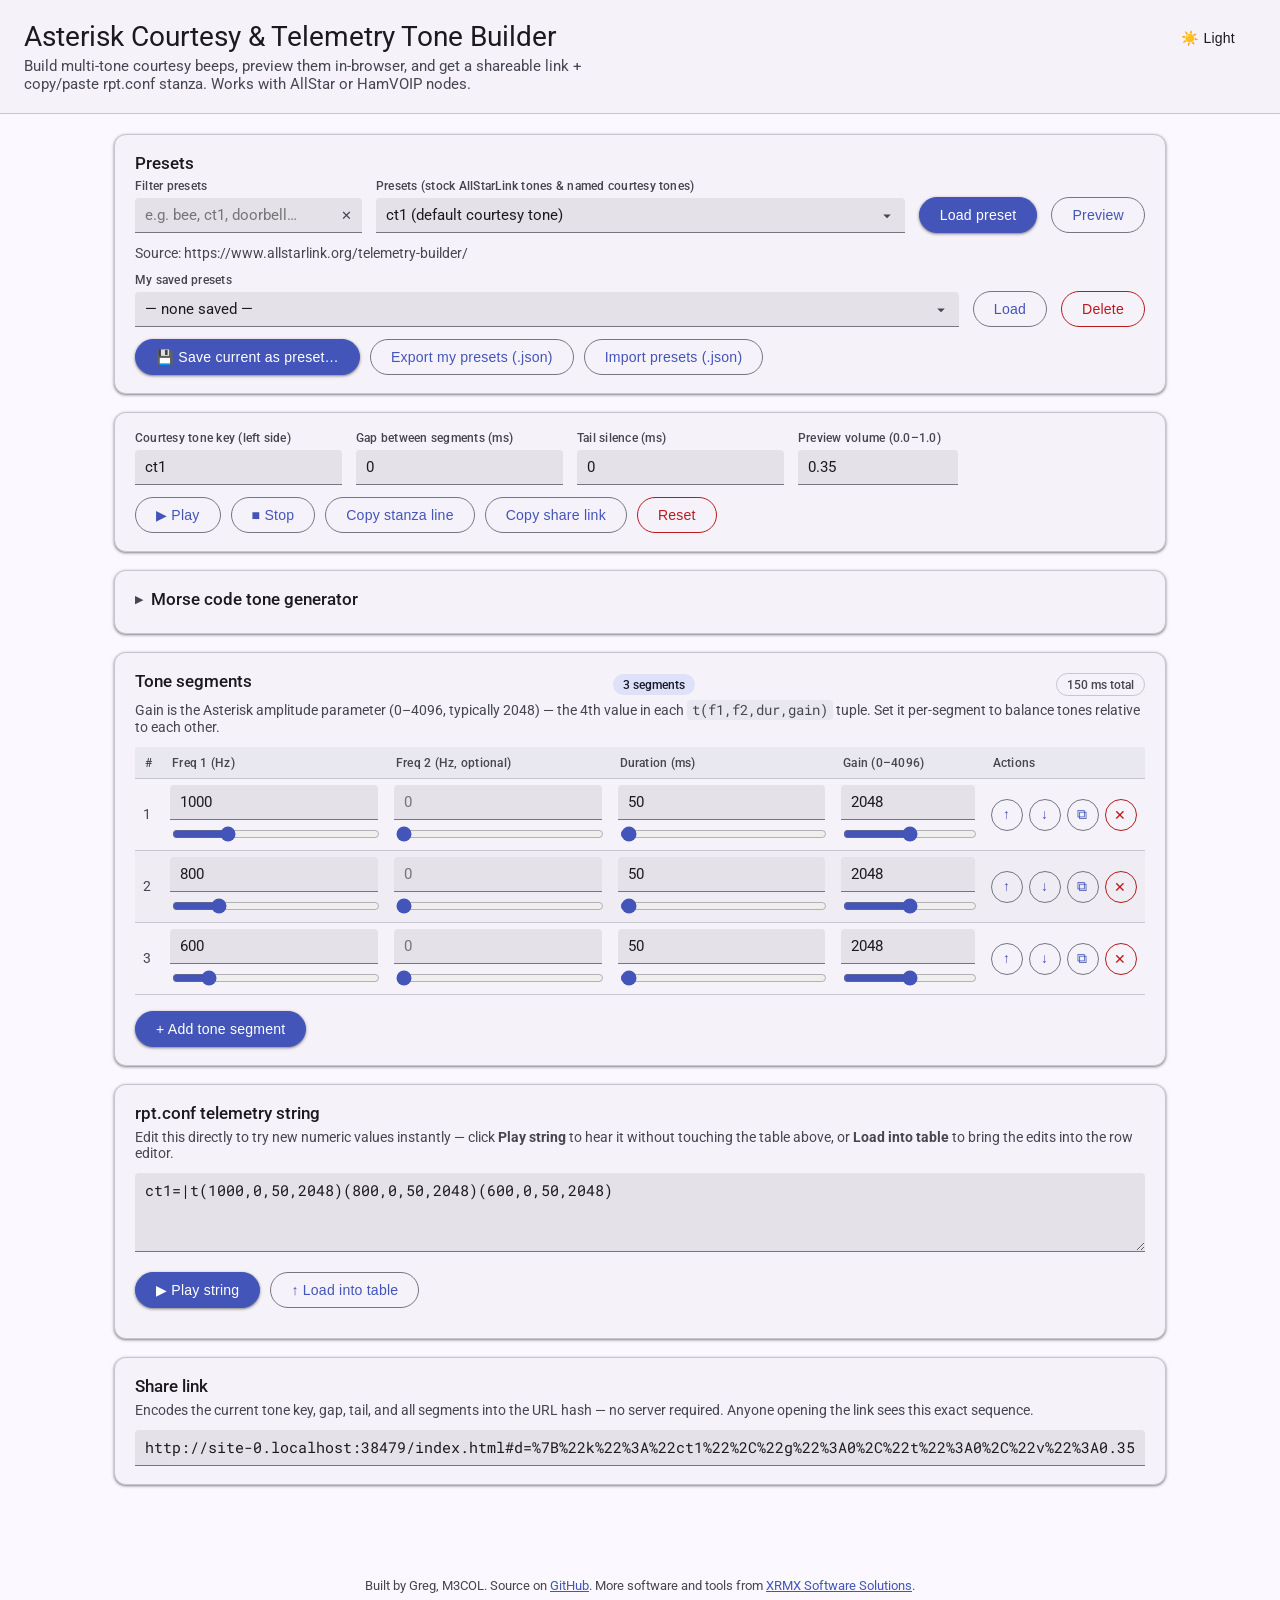
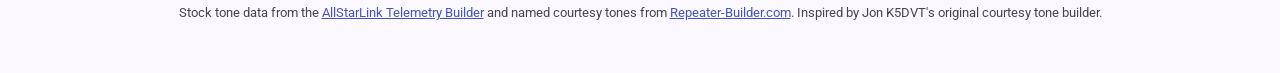
<file: index.html>
<!DOCTYPE html>
<html lang="en">
<head>
<meta charset="UTF-8">
<meta name="viewport" content="width=device-width, initial-scale=1.0">
<title>Asterisk Courtesy &amp; Telemetry Tone Builder | AllStar &amp; HamVOIP</title>
<meta name="description" content="Build multi-tone courtesy beeps and telemetry tones for AllStar and HamVOIP repeater nodes. Preview them in your browser, then copy a ready-to-paste rpt.conf stanza or share a link.">
<link rel="canonical" href="https://asterisk-tones.xrmx.com/">
<meta name="author" content="XRMX Software Solutions">
<meta property="og:type" content="website">
<meta property="og:site_name" content="XRMX">
<meta property="og:title" content="Asterisk Courtesy &amp; Telemetry Tone Builder">
<meta property="og:description" content="Build and preview courtesy beeps and telemetry tones for AllStar and HamVOIP nodes, then copy a ready-to-paste rpt.conf stanza.">
<meta property="og:url" content="https://asterisk-tones.xrmx.com/">
<meta name="twitter:card" content="summary">
<script type="application/ld+json">
{
  "@context": "https://schema.org",
  "@type": "WebApplication",
  "@id": "https://asterisk-tones.xrmx.com/#app",
  "name": "Asterisk Tone Builder",
  "alternateName": "Asterisk Courtesy & Telemetry Tone Builder",
  "url": "https://asterisk-tones.xrmx.com/",
  "description": "Build multi-tone courtesy beeps and telemetry tones for AllStar and HamVOIP repeater nodes. Preview them in the browser, then copy a ready-to-paste rpt.conf stanza or share a link, with no need to restart Asterisk just to hear a tone.",
  "applicationCategory": "UtilitiesApplication",
  "operatingSystem": "Any (web browser)",
  "browserRequirements": "Requires JavaScript and the Web Audio API",
  "isAccessibleForFree": true,
  "offers": { "@type": "Offer", "price": "0", "priceCurrency": "GBP" },
  "featureList": ["Stock AllStarLink and classic courtesy-tone presets", "Morse CW ID tone generator", "Shareable links"],
  "isBasedOn": { "@type": "SoftwareSourceCode", "codeRepository": "https://github.com/swooningfish/asterisk-tone-builder", "programmingLanguage": "JavaScript" },
  "author": { "@type": "Organization", "@id": "https://www.xrmx.com/#organisation", "name": "XRMX Software Solutions", "url": "https://www.xrmx.com/" },
  "subjectOf": { "@type": "WebPage", "url": "https://www.xrmx.com/tools", "name": "Software & Tools | XRMX" }
}
</script>
<link rel="preconnect" href="https://fonts.googleapis.com">
<link rel="preconnect" href="https://fonts.gstatic.com" crossorigin>
<link href="https://fonts.googleapis.com/css2?family=Roboto:wght@400;500;700&amp;family=Roboto+Mono:wght@400;500&amp;display=swap" rel="stylesheet">
<link rel="stylesheet" href="style.css">
</head>
<body>
<header class="app-header">
  <div>
    <h1>Asterisk Courtesy &amp; Telemetry Tone Builder</h1>
    <p class="subtitle">Build multi-tone courtesy beeps, preview them in-browser, and get a shareable link + copy/paste rpt.conf stanza. Works with AllStar or HamVOIP nodes.</p>
  </div>
  <button id="theme-toggle" class="btn btn-ghost" type="button" title="Toggle light/dark theme">
    <span id="theme-icon">🌙</span> <span id="theme-label">Dark</span>
  </button>
</header>

<main>

  <section class="card">
    <h2>Presets</h2>
    <div class="preset-row">
      <div class="field">
        <label for="preset-filter">Filter presets</label>
        <div class="input-with-clear">
          <input id="preset-filter" type="text" placeholder="e.g. bee, ct1, doorbell…" spellcheck="false">
          <button id="preset-filter-clear" class="input-clear-btn" type="button" title="Clear filter" aria-label="Clear filter">✕</button>
        </div>
      </div>
      <div class="field grow">
        <label for="preset-select">Presets (stock AllStarLink tones &amp; named courtesy tones)</label>
        <div class="select-wrapper">
          <select id="preset-select"></select>
          <svg class="select-arrow" viewBox="0 0 24 24" aria-hidden="true"><path d="M7 10l5 5 5-5z"/></svg>
        </div>
      </div>
      <button id="load-preset" class="btn btn-primary" type="button">Load preset</button>
      <button id="preview-preset" class="btn" type="button">Preview</button>
    </div>
    <p class="hint" id="preset-source-hint"></p>

    <div class="preset-row">
      <div class="field grow">
        <label for="custom-preset-select">My saved presets</label>
        <div class="select-wrapper">
          <select id="custom-preset-select">
            <option value="">— none saved —</option>
          </select>
          <svg class="select-arrow" viewBox="0 0 24 24" aria-hidden="true"><path d="M7 10l5 5 5-5z"/></svg>
        </div>
      </div>
      <button id="load-custom-preset" class="btn" type="button">Load</button>
      <button id="delete-custom-preset" class="btn btn-danger" type="button">Delete</button>
    </div>
    <div class="button-row">
      <button id="save-custom-preset" class="btn btn-primary" type="button">💾 Save current as preset…</button>
      <button id="export-presets" class="btn" type="button">Export my presets (.json)</button>
      <button id="import-presets" class="btn" type="button">Import presets (.json)</button>
      <input id="import-file-input" type="file" accept="application/json" hidden>
    </div>
  </section>

  <section class="card">
    <div class="controls-row">
      <div class="field">
        <label for="tone-key">Courtesy tone key (left side)</label>
        <input id="tone-key" type="text" value="ct1" spellcheck="false">
      </div>
      <div class="field">
        <label for="gap-ms">Gap between segments (ms)</label>
        <input id="gap-ms" type="number" min="0" step="10" value="0">
      </div>
      <div class="field">
        <label for="tail-ms">Tail silence (ms)</label>
        <input id="tail-ms" type="number" min="0" step="10" value="0">
      </div>
      <div class="field">
        <label for="preview-volume">Preview volume (0.0–1.0)</label>
        <input id="preview-volume" type="number" min="0" max="1" step="0.05" value="0.35">
      </div>
    </div>
    <div class="button-row">
      <button id="play-btn" class="btn" type="button">▶ Play</button>
      <button id="stop-btn" class="btn" type="button">■ Stop</button>
      <button id="copy-stanza" class="btn" type="button">Copy stanza line</button>
      <button id="copy-share" class="btn" type="button">Copy share link</button>
      <button id="reset-btn" class="btn btn-danger" type="button">Reset</button>
    </div>
  </section>

  <section class="card">
    <details class="collapsible">
      <summary><h2>Morse code tone generator</h2></summary>
      <p class="hint">Type a message (e.g. a CW station ID) to generate standard Morse-code timed tone tuples. Speed follows the classic PARIS word-per-minute standard.</p>
      <div class="controls-row">
        <div class="field grow">
          <label for="morse-text">Message</label>
          <input id="morse-text" type="text" value="CQ CQ DE N0CALL" spellcheck="false">
        </div>
        <div class="field">
          <label for="morse-key">Stanza key</label>
          <input id="morse-key" type="text" value="cwid" spellcheck="false">
        </div>
      </div>
      <div class="controls-row">
        <div class="field">
          <label for="morse-wpm">Speed (WPM)</label>
          <div class="numeric-cell">
            <input id="morse-wpm" type="number" min="5" max="40" step="1" value="20">
            <input id="morse-wpm-range" type="range" min="5" max="40" step="1" value="20">
          </div>
        </div>
        <div class="field">
          <label for="morse-freq">Tone frequency (Hz)</label>
          <div class="numeric-cell">
            <input id="morse-freq" type="number" min="0" max="4000" step="1" value="700">
            <input id="morse-freq-range" type="range" min="0" max="4000" step="1" value="700">
          </div>
        </div>
        <div class="field">
          <label for="morse-gain">Gain (0–4096)</label>
          <div class="numeric-cell">
            <input id="morse-gain" type="number" min="0" max="4096" step="1" value="2048">
            <input id="morse-gain-range" type="range" min="0" max="4096" step="1" value="2048">
          </div>
        </div>
      </div>
      <p class="hint">Morse: <code id="morse-preview">&nbsp;</code></p>
      <p class="hint" id="morse-warning"></p>
      <div class="button-row">
        <button id="morse-play" class="btn btn-primary" type="button">▶ Play Morse</button>
        <button id="morse-stop" class="btn" type="button">■ Stop</button>
        <button id="morse-copy" class="btn" type="button">Copy stanza line</button>
        <button id="morse-append" class="btn" type="button">↓ Append to tone segments</button>
        <button id="morse-replace" class="btn btn-danger" type="button">↓ Replace tone segments</button>
      </div>
      <textarea id="morse-stanza" spellcheck="false" rows="2" readonly></textarea>
    </details>
  </section>

  <section class="card">
    <div class="section-heading">
      <h2>Tone segments</h2>
      <span class="badge" id="segment-count">0 segments</span>
      <span class="badge badge-muted" id="total-duration">0 ms total</span>
    </div>
    <p class="hint">Gain is the Asterisk amplitude parameter (0–4096, typically 2048) — the 4th value in each <code>t(f1,f2,dur,gain)</code> tuple. Set it per-segment to balance tones relative to each other.</p>
    <div class="table-scroll">
      <table id="segments-table">
        <thead>
          <tr>
            <th>#</th>
            <th>Freq 1 (Hz)</th>
            <th>Freq 2 (Hz, optional)</th>
            <th>Duration (ms)</th>
            <th>Gain (0–4096)</th>
            <th>Actions</th>
          </tr>
        </thead>
        <tbody id="segments-body"></tbody>
      </table>
    </div>
    <div class="button-row">
      <button id="add-segment" class="btn btn-primary" type="button">+ Add tone segment</button>
    </div>
  </section>

  <section class="card">
    <h2>rpt.conf telemetry string</h2>
    <p class="hint">Edit this directly to try new numeric values instantly — click <strong>Play string</strong> to hear it without touching the table above, or <strong>Load into table</strong> to bring the edits into the row editor.</p>
    <textarea id="stanza-string" spellcheck="false" rows="3"></textarea>
    <div class="button-row">
      <button id="play-string" class="btn btn-primary" type="button">▶ Play string</button>
      <button id="load-string" class="btn" type="button">↑ Load into table</button>
    </div>
    <p class="hint" id="parse-error"></p>
  </section>

  <section class="card">
    <h2>Share link</h2>
    <p class="hint">Encodes the current tone key, gap, tail, and all segments into the URL hash — no server required. Anyone opening the link sees this exact sequence.</p>
    <input id="share-link" type="text" readonly spellcheck="false">
  </section>

</main>

<footer>
  <p>
    Built by Greg, M3COL. Source on
    <a href="https://github.com/swooningfish/asterisk-tone-builder" target="_blank" rel="noopener">GitHub</a>.
    More software and tools from <a href="https://www.xrmx.com/tools">XRMX Software Solutions</a>.
  </p>
  <p>
    Stock tone data from the
    <a href="https://www.allstarlink.org/telemetry-builder/" target="_blank" rel="noopener">AllStarLink Telemetry Builder</a>
    and named courtesy tones from
    <a href="https://www.repeater-builder.com/tech-info/courtesy-tones.html" target="_blank" rel="noopener">Repeater-Builder.com</a>.
    Inspired by Jon K5DVT's original courtesy tone builder.
  </p>
</footer>

<template id="segment-row-template">
  <tr>
    <td class="row-index"></td>
    <td>
      <div class="numeric-cell">
        <input type="number" class="f1-input" step="1" min="0">
        <input type="range" class="f1-range" step="1" min="0" max="4000">
      </div>
    </td>
    <td>
      <div class="numeric-cell">
        <input type="number" class="f2-input" step="1" min="0" placeholder="0">
        <input type="range" class="f2-range" step="1" min="0" max="4000">
      </div>
    </td>
    <td>
      <div class="numeric-cell">
        <input type="number" class="dur-input" step="1" min="0">
        <input type="range" class="dur-range" step="1" min="0" max="5000">
      </div>
    </td>
    <td>
      <div class="numeric-cell">
        <input type="number" class="gain-input" step="1" min="0" max="4096">
        <input type="range" class="gain-range" step="1" min="0" max="4096">
      </div>
    </td>
    <td class="row-actions">
      <div class="row-actions-inner">
        <button class="btn btn-icon move-up" type="button" title="Move up">↑</button>
        <button class="btn btn-icon move-down" type="button" title="Move down">↓</button>
        <button class="btn btn-icon duplicate-row" type="button" title="Duplicate">⧉</button>
        <button class="btn btn-icon btn-danger delete-row" type="button" title="Delete">✕</button>
      </div>
    </td>
  </tr>
</template>

<script src="presets.js"></script>
<script src="morse.js"></script>
<script src="app.js"></script>
</body>
</html>
</file>
<file: style.css>
/* ==========================================================================
   Material Design 3 (M3) theme tokens — https://m3.material.io/
   Light scheme is the :root default; html[data-theme="dark"] overrides it.
   Role names follow the M3 color system (primary/secondary/tertiary,
   surface containers, outline, etc.) mapped onto this app's existing
   semantic variable names.
   ========================================================================== */

:root {
  /* M3 color roles — light scheme (indigo/blue seed) */
  --md-primary: #4355b9;
  --md-primary-rgb: 67, 85, 185;
  --md-on-primary: #ffffff;
  --md-primary-container: #dee0ff;
  --md-on-primary-container: #000a5e;

  --md-secondary-container: #dfe1f9;
  --md-on-secondary-container: #181a2c;

  --md-error: #ba1a1a;
  --md-error-rgb: 186, 26, 26;
  --md-on-error: #ffffff;

  --md-surface: #fbf8ff;
  --md-on-surface: #1b1b1f;
  --md-on-surface-rgb: 27, 27, 31;
  --md-on-surface-variant: #46464f;
  --md-outline: #767680;
  --md-outline-variant: #c7c5d0;

  --md-surface-container-lowest: #ffffff;
  --md-surface-container-low: #f5f2fa;
  --md-surface-container: #efecf4;
  --md-surface-container-high: #e9e7ef;
  --md-surface-container-highest: #e4e1e9;

  /* Semantic aliases used throughout this stylesheet */
  --bg: var(--md-surface);
  --bg-elevated: var(--md-surface-container-low);
  --text: var(--md-on-surface);
  --text-muted: var(--md-on-surface-variant);
  --border: var(--md-outline-variant);
  --accent: var(--md-primary);
  --accent-rgb: var(--md-primary-rgb);
  --accent-hover: #35449e;
  --accent-text: var(--md-on-primary);
  --danger: var(--md-error);
  --danger-rgb: var(--md-error-rgb);
  --danger-hover: #93000a;
  --input-bg: var(--md-surface-container-highest);
  --input-border: var(--md-outline);
  --table-head-bg: var(--md-surface-container-high);
  --table-row-alt: var(--md-surface-container);
  --badge-bg: var(--md-secondary-container);
  --badge-text: var(--md-on-secondary-container);
  --link: var(--md-primary);
  --code-bg: var(--md-surface-container-high);
  --state-on-rgb: var(--md-on-surface-rgb);
  --shadow: 0px 1px 2px rgba(0, 0, 0, 0.3), 0px 1px 3px 1px rgba(0, 0, 0, 0.15);

  /* Shape scale */
  --shape-xs: 4px;
  --shape-sm: 8px;
  --shape-md: 12px;
  --shape-lg: 16px;
  --shape-full: 999px;
}

html[data-theme="dark"] {
  --md-primary: #bac3ff;
  --md-primary-rgb: 186, 195, 255;
  --md-on-primary: #0c1785;
  --md-primary-container: #29339c;
  --md-on-primary-container: #dee0ff;

  --md-secondary-container: #434659;
  --md-on-secondary-container: #dfe1f9;

  --md-error: #ffb4ab;
  --md-error-rgb: 255, 180, 171;
  --md-on-error: #690005;

  --md-surface: #131318;
  --md-on-surface: #e4e1e9;
  --md-on-surface-rgb: 228, 225, 233;
  --md-on-surface-variant: #c7c5d0;
  --md-outline: #90909a;
  --md-outline-variant: #46464f;

  --md-surface-container-lowest: #0e0e13;
  --md-surface-container-low: #1b1b21;
  --md-surface-container: #1f1f25;
  --md-surface-container-high: #29292f;
  --md-surface-container-highest: #34343a;

  --accent-hover: #dbe0ff;
  --danger-hover: #ffdad6;
  --shadow: 0px 1px 2px rgba(0, 0, 0, 0.6), 0px 1px 3px 1px rgba(0, 0, 0, 0.4);
}

* { box-sizing: border-box; }

body {
  margin: 0;
  font-family: 'Roboto', -apple-system, BlinkMacSystemFont, "Segoe UI", Helvetica, Arial, sans-serif;
  background: var(--bg);
  color: var(--text);
  transition: background 0.15s ease, color 0.15s ease;
}

.app-header {
  display: flex;
  justify-content: space-between;
  align-items: flex-start;
  gap: 16px;
  padding: 20px 24px;
  border-bottom: 1px solid var(--border);
  background: var(--bg-elevated);
}

.app-header h1 {
  margin: 0 0 4px 0;
  font-size: 1.75rem;
  font-weight: 400;
  letter-spacing: 0;
}

.subtitle {
  margin: 0;
  color: var(--text-muted);
  font-size: 0.92rem;
  max-width: 70ch;
}

main {
  max-width: 1100px;
  margin: 0 auto;
  padding: 20px 24px 60px;
  display: flex;
  flex-direction: column;
  gap: 18px;
}

.card {
  background: var(--bg-elevated);
  border: 1px solid var(--border);
  border-radius: var(--shape-md);
  padding: 18px 20px;
  box-shadow: var(--shadow);
}

.card h2 {
  margin: 0 0 6px 0;
  font-size: 1.05rem;
  font-weight: 500;
}

.section-heading {
  display: flex;
  align-items: center;
  justify-content: space-between;
  gap: 12px;
}

details.collapsible summary {
  cursor: pointer;
  display: flex;
  align-items: center;
  gap: 8px;
  list-style: none;
  border-radius: var(--shape-sm);
  margin: -6px -8px 0;
  padding: 6px 8px;
}

details.collapsible summary:hover {
  background: rgba(var(--state-on-rgb), 0.06);
}

details.collapsible summary::-webkit-details-marker {
  display: none;
}

details.collapsible summary::before {
  content: '▶';
  font-size: 0.7em;
  color: var(--text-muted);
  transition: transform 0.15s ease;
  flex-shrink: 0;
}

details.collapsible[open] summary::before {
  transform: rotate(90deg);
}

details.collapsible summary h2 {
  margin: 0;
}

details.collapsible[open] summary {
  margin-bottom: 6px;
}

.hint {
  color: var(--text-muted);
  font-size: 0.85rem;
  margin: 4px 0 12px 0;
}

.hint code {
  background: var(--code-bg);
  padding: 1px 5px;
  border-radius: var(--shape-xs);
  font-family: 'Roboto Mono', "SFMono-Regular", Consolas, monospace;
}

.controls-row, .preset-row {
  display: flex;
  flex-wrap: wrap;
  gap: 14px;
  align-items: flex-end;
  margin-bottom: 12px;
}

.field {
  display: flex;
  flex-direction: column;
  gap: 5px;
  min-width: 160px;
}

.field.grow {
  flex: 1 1 320px;
}

label {
  font-size: 0.75rem;
  font-weight: 500;
  letter-spacing: 0.02em;
  color: var(--text-muted);
}

/* M3 filled text field: tonal fill, square-ish top corners, bottom indicator line */
input[type="text"],
input[type="number"],
select,
textarea {
  background: var(--input-bg);
  border: none;
  border-bottom: 1px solid var(--input-border);
  color: var(--text);
  border-radius: var(--shape-xs) var(--shape-xs) 0 0;
  padding: 8px 10px;
  font-size: 0.92rem;
  font-family: inherit;
  width: 100%;
  outline: 2px solid transparent;
  outline-offset: 0;
  transition: border-color 0.12s ease, outline-color 0.12s ease, background 0.12s ease;
}

textarea {
  font-family: 'Roboto Mono', "SFMono-Regular", Consolas, "Liberation Mono", Menlo, monospace;
  resize: vertical;
  line-height: 1.4;
}

/* Custom dropdown arrow: a separate overlay element (not a background-image on
   the <select> itself), positioned to align with .input-clear-btn's ✕ above it.
   Using a sibling element instead of background-image avoids a Firefox bug
   where a select's own background-image leaks into its native popup list,
   tiling the icon across every option row. */
select {
  appearance: none;
  -webkit-appearance: none;
  -moz-appearance: none;
  padding-right: 34px;
}

.select-wrapper {
  position: relative;
}

.select-arrow {
  position: absolute;
  right: 9px;
  top: 50%;
  transform: translateY(-50%);
  width: 18px;
  height: 18px;
  fill: var(--text-muted);
  pointer-events: none;
}

input:hover, select:hover, textarea:hover {
  background: var(--md-surface-container-high);
}

input:focus, select:focus, textarea:focus {
  outline-color: var(--accent);
  border-bottom: 2px solid var(--accent);
  padding-bottom: 7px;
}

.input-with-clear {
  position: relative;
}

.input-with-clear input {
  padding-right: 30px;
}

.input-clear-btn {
  position: absolute;
  right: 4px;
  top: 50%;
  transform: translateY(-50%);
  background: transparent;
  border: none;
  color: var(--text-muted);
  cursor: pointer;
  font-size: 0.8rem;
  line-height: 1;
  padding: 5px 6px;
  border-radius: var(--shape-full);
}

.input-clear-btn:hover {
  color: var(--danger);
  background: rgba(var(--danger-rgb), 0.12);
}

.button-row {
  display: flex;
  flex-wrap: wrap;
  gap: 10px;
}

/* M3 buttons: outlined by default, pill (fully-rounded) shape */
.btn {
  background: transparent;
  border: 1px solid var(--input-border);
  color: var(--accent);
  padding: 9px 20px;
  border-radius: var(--shape-full);
  font-size: 0.88rem;
  font-weight: 500;
  letter-spacing: 0.015em;
  cursor: pointer;
  transition: background 0.12s ease, border-color 0.12s ease, transform 0.05s ease;
}

.btn:hover {
  background: rgba(var(--accent-rgb), 0.08);
  border-color: var(--accent);
}

.btn:active {
  transform: translateY(1px);
}

/* M3 filled button */
.btn-primary {
  background: var(--accent);
  border-color: var(--accent);
  color: var(--accent-text);
  font-weight: 500;
  box-shadow: var(--shadow);
}

.btn-primary:hover {
  background: var(--accent-hover);
  border-color: var(--accent-hover);
  box-shadow: none;
}

/* M3 outlined button in the error role */
.btn-danger {
  background: transparent;
  border-color: var(--danger);
  color: var(--danger);
}

.btn-danger:hover {
  background: var(--danger);
  color: var(--md-on-error);
  border-color: var(--danger);
}

/* M3 text button */
.btn-ghost {
  background: transparent;
  border-color: transparent;
  color: var(--text);
}

.btn-ghost:hover {
  background: rgba(var(--state-on-rgb), 0.08);
  border-color: transparent;
}

/* M3 icon button: compact circular target */
.btn-icon {
  padding: 0;
  width: 32px;
  height: 32px;
  display: inline-flex;
  align-items: center;
  justify-content: center;
  font-size: 0.85rem;
  border-radius: var(--shape-full);
}

.badge {
  background: var(--badge-bg);
  color: var(--badge-text);
  font-size: 0.78rem;
  padding: 3px 10px;
  border-radius: var(--shape-full);
  font-weight: 500;
  white-space: nowrap;
}

.badge-muted {
  background: transparent;
  border: 1px solid var(--border);
  color: var(--text-muted);
}

.section-heading {
  flex-wrap: wrap;
  row-gap: 8px;
}

.table-scroll {
  overflow-x: auto;
}

.table-scroll + .button-row,
textarea + .button-row {
  margin-top: 16px;
}

.button-row + textarea {
  margin-top: 12px;
}

table {
  width: 100%;
  border-collapse: collapse;
  font-size: 0.9rem;
}

thead th {
  text-align: left;
  background: var(--table-head-bg);
  color: var(--text-muted);
  font-weight: 500;
  font-size: 0.78rem;
  letter-spacing: 0.02em;
  padding: 8px 10px;
  border-bottom: 1px solid var(--border);
}

tbody tr:nth-child(even) {
  background: var(--table-row-alt);
}

tbody td {
  padding: 6px 8px;
  border-bottom: 1px solid var(--border);
  vertical-align: middle;
}

tbody td input {
  min-width: 80px;
}

.row-index {
  color: var(--text-muted);
  font-variant-numeric: tabular-nums;
  width: 24px;
}

.row-actions {
  white-space: nowrap;
  position: sticky;
  right: 0;
  background: var(--bg-elevated);
  z-index: 1;
}

.row-actions-inner {
  display: flex;
  gap: 6px;
}

tbody tr:nth-child(even) .row-actions {
  background: var(--table-row-alt);
}

tbody tr.playing .row-actions {
  background: rgba(var(--accent-rgb), 0.35);
}

thead th:last-child {
  position: sticky;
  right: 0;
  background: var(--table-head-bg);
  z-index: 2;
}

.numeric-cell {
  display: flex;
  flex-direction: column;
  gap: 4px;
  min-width: 90px;
}

.numeric-cell input[type="range"] {
  width: 100%;
  accent-color: var(--accent);
  padding: 0;
  height: 16px;
}

tbody tr.playing {
  background: rgba(var(--accent-rgb), 0.35);
  outline: 2px solid var(--accent);
  outline-offset: -2px;
}

tbody tr.playing td {
  color: var(--text);
}

#stanza-string, #share-link {
  font-family: 'Roboto Mono', "SFMono-Regular", Consolas, "Liberation Mono", Menlo, monospace;
}

footer {
  text-align: center;
  color: var(--text-muted);
  font-size: 0.8rem;
  padding: 20px 24px 40px;
}

footer a {
  color: var(--link);
}

@media (max-width: 640px) {
  .app-header {
    flex-direction: column;
  }
  .field {
    min-width: 0;
    flex: 1 1 45%;
  }
}
</file>
